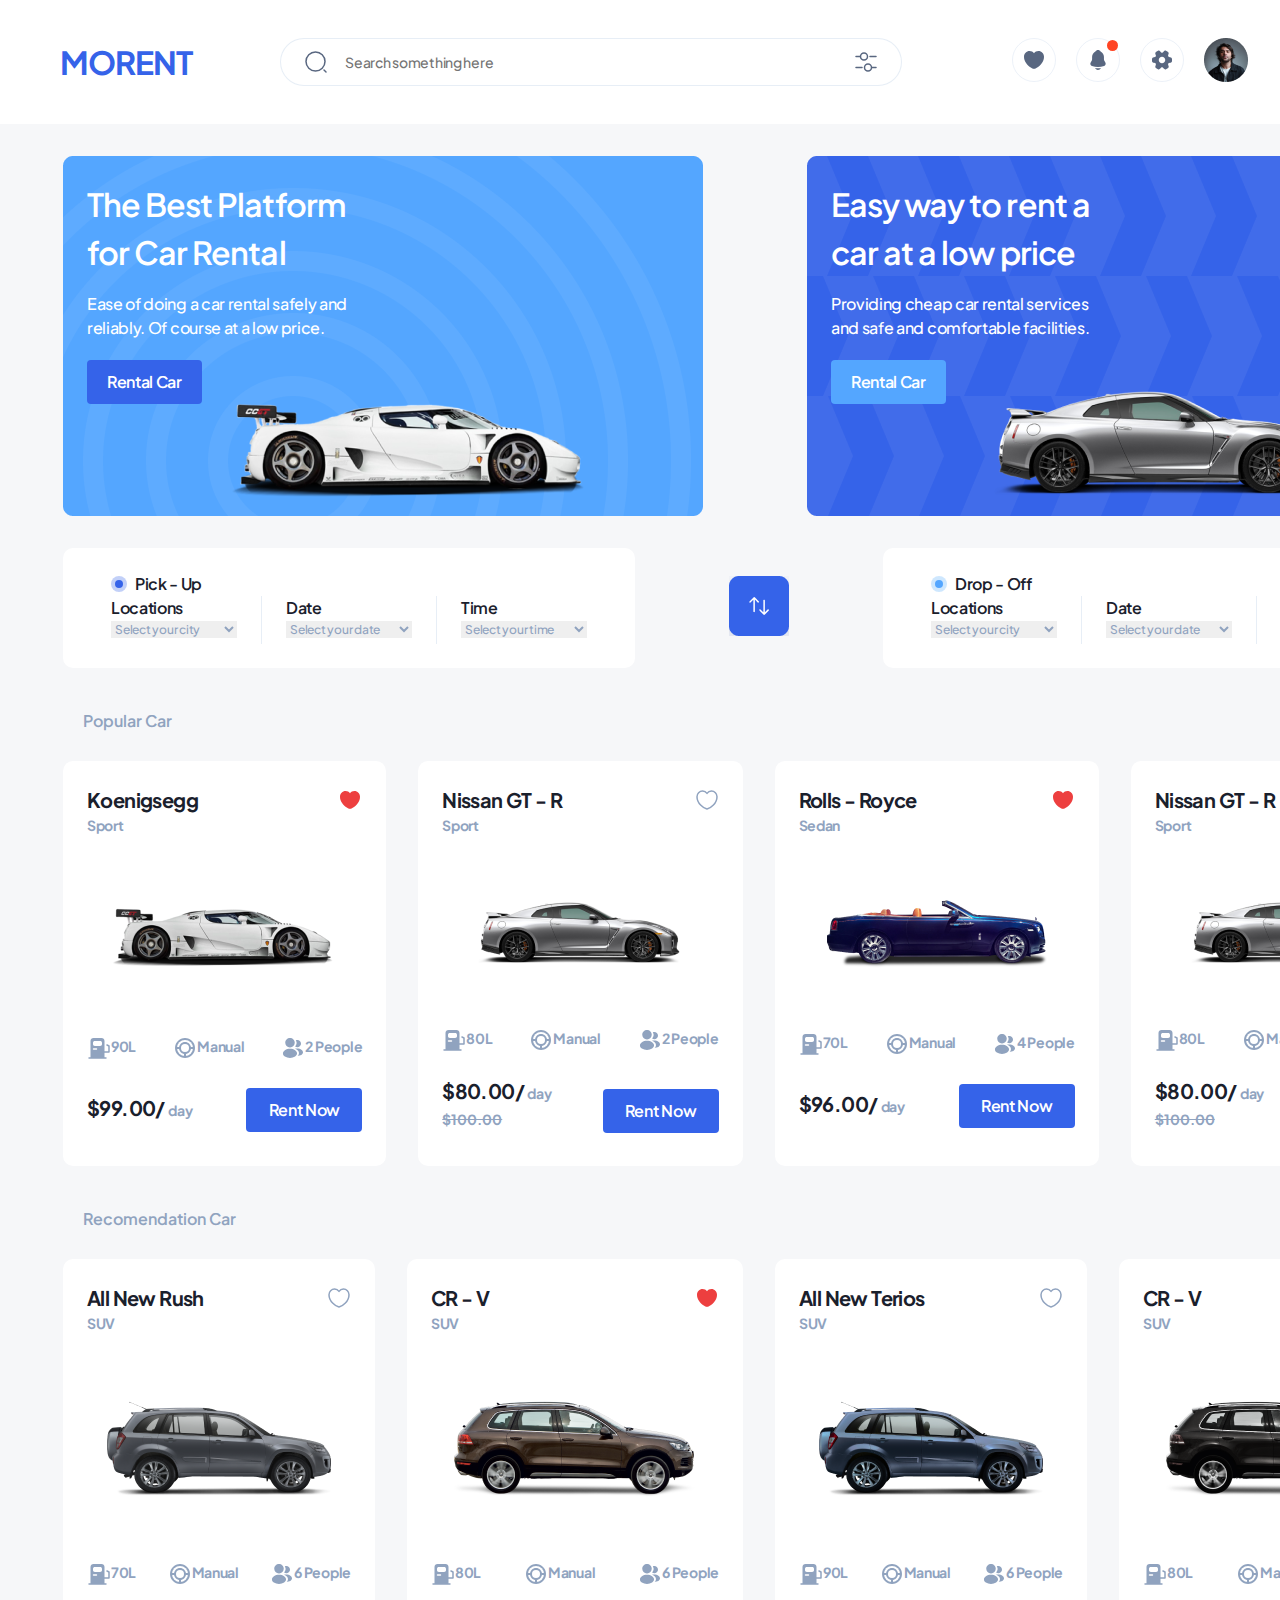
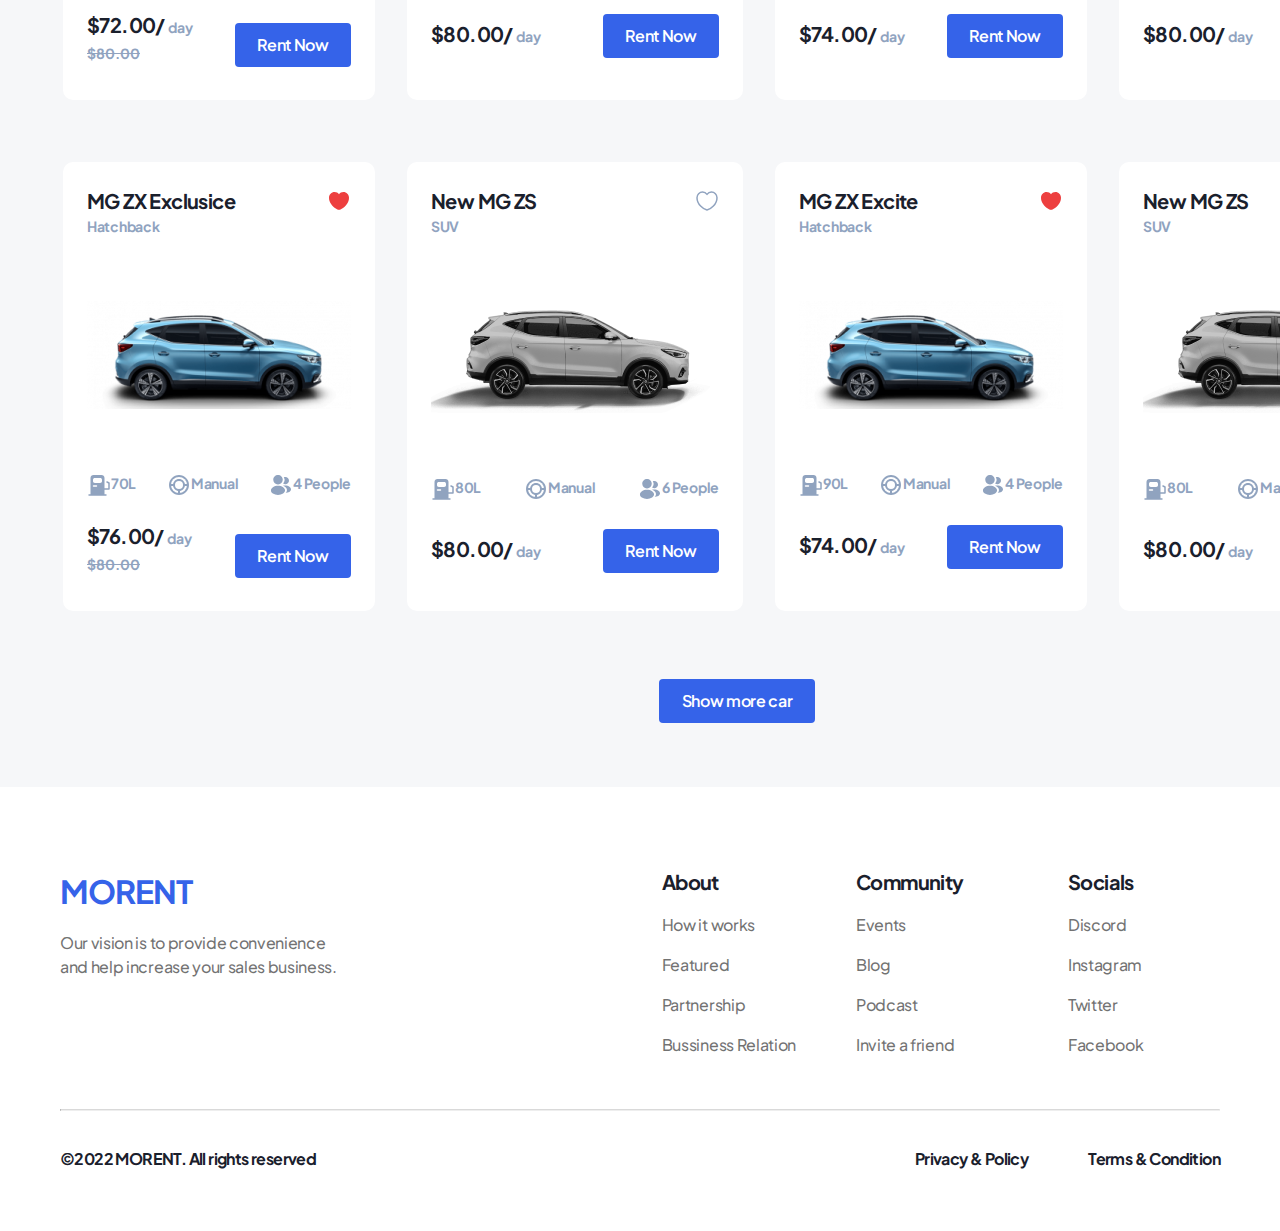
<file: index.html>
<!DOCTYPE html>
<html lang="en">
<head>
    <meta charset="UTF-8">
    <meta name="viewport" content="width=device-width, initial-scale=1.0">
    <title>Document</title>
    <link rel="preconnect" href="https://fonts.googleapis.com">
    <link rel="preconnect" href="https://fonts.gstatic.com" crossorigin>
    <link href="https://fonts.googleapis.com/css2?family=Heebo:wght@400;500;700&family=Inconsolata:wght@400;600;700&family=Lato&family=Plus+Jakarta+Sans&display=swap" rel="stylesheet">
    <link rel="stylesheet" href="style.css">
</head>
<body>
    <nav>
        <div class="nav-top">
            <div class="nav-left">
                <a href="" class="logo">MORENT</a>
                <div class="srch-container">
                    <img src="srch.svg" alt="" class="srch">
                    <input type="text" class="search" placeholder="Search something here">
                    <img src="filter.svg" alt="" class="filter">
                </div>
            </div>
    
            <div class="nav-right">
                <a href="">
                    <img src="like.svg" alt="" class="btn">
                </a>
    
                <a href="">
                    <img src="notification.svg" alt="" class="btn">
                </a>
    
                <a href="">
                    <img src="settings.svg" alt="" class="btn">
                </a>
    
                <a href="">
                    <img src="profil.png" alt="" class="btn">
                </a>
            </div>
        </div>

        <div class="nav-bottom">
            <img src="srch.svg" alt="" class="srch">
            <input type="text" class="search" placeholder="Search something here">
            <img src="filter.svg" alt="" class="filter">
        </div>
    </nav>

    <div class="center">
        <div class="side" id="side">
            <p class="type" id="type">TYPE</p>
            <div>
                <input type="checkbox" class="check check1">
                <label for="" class="label">Sport <span class="type">&nbsp(10)</span></label>

                <br>

                <input type="checkbox" class="check">
                <label for="" class="label">SUV <span class="type">&nbsp(12)</span></label>

                <br>

                <input type="checkbox" class="check">
                <label for="" class="label">MPV <span class="type">&nbsp(16)</span></label>

                <br>

                <input type="checkbox" class="check">
                <label for="" class="label">Sedan <span class="type">&nbsp(20)</span></label>

                <br>

                <input type="checkbox" class="check">
                <label for="" class="label">Coupe <span class="type">&nbsp(14)</span></label>

                <br>

                <input type="checkbox" class="check">
                <label for="" class="label">Hatchback <span class="type">&nbsp(15)</span></label>
            </div>

            <p class="type capacity" id="capacity">CAPACITY</p>
            <div>
                <input type="checkbox" class="check check1">
                <label for="" class="label">2 Person <span class="type">&nbsp(10)</span></label>

                <br>

                <input type="checkbox" class="check">
                <label for="" class="label">4 person <span class="type">&nbsp(14)</span></label>

                <br>

                <input type="checkbox" class="check">
                <label for="" class="label">6 Person <span class="type">&nbsp(12)</span></label>

                <br>

                <input type="checkbox" class="check">
                <label for="" class="label">8 or More <span class="type">&nbsp(16)</span></label>
            </div>

            <p class="type capacity">PRICE</p>
            <input type="range" id="slider" value="0">
        </div>

        <div class="main">
            <div class="top" id="top">
                <div class="top-in">
                    <p class="top-txt">The Best Platform <br> for Car Rental</p>
                    <p class="top-text">Ease of doing a car rental safely and <br> reliably. Of course at a low price.</p>
                    <a href="">
                        <button class="top-btn">Rental Car</button>
                    </a>
                </div>
        
                <div class="top-in top-in-1">
                    <p class="top-txt">Easy way to rent a <br> car at a low price</p>
                    <p class="top-text">Providing cheap car rental services <br> and safe and comfortable facilities.</p>
                    <a href="">
                        <button class="top-btn top-btn-light">Rental Car</button>
                    </a>
                </div>
            </div>
        
            <div class="times">
                <div class="time">
                    <div class="container">
                        <img src="radio_dark.svg" alt="" class="radio">
                        <p class="pick asd">Pick - Up</p>
                    </div>
        
                    <div class="time-bot">
                        <div>
                            <p class="pick fgh">Locations</p>
                            <select name="" id="" class="drop">
                                <option value="" disabled selected>Select your city</option>
                            </select>
                        </div>
        
                        <div class="v-divider"></div>
        
                        <div>
                            <p class="pick fgh">Date</p>
                            <select name="" id="" class="drop">
                                <option value="" disabled selected>Select your date</option>
                            </select>
                        </div>
        
                        <div class="v-divider"></div>
        
                        <div>
                            <p class="pick fgh">Time</p>
                            <select name="" id="" class="drop">
                                <option value="" disabled selected>Select your time</option>
                            </select>
                        </div>
                    </div>
                </div>
    
                <a href="">
                    <img src="switch.png" alt="" class="switch">
                </a>
    
                <div class="time">
                    <div class="container">
                        <img src="radio_light.svg" alt="" class="radio">
                        <p class="pick asd">Drop - Off</p>
                    </div>
        
                    <div class="time-bot">
                        <div>
                            <p class="pick fgh">Locations</p>
                            <select name="" id="" class="drop">
                                <option value="" disabled selected>Select your city</option>
                            </select>
                        </div>
        
                        <div class="v-divider"></div>
        
                        <div>
                            <p class="pick fgh">Date</p>
                            <select name="" id="" class="drop">
                                <option value="" disabled selected>Select your date</option>
                            </select>
                        </div>
        
                        <div class="v-divider"></div>
        
                        <div>
                            <p class="pick fgh">Time</p>
                            <select name="" id="" class="drop">
                                <option value="" disabled selected>Select your time</option>
                            </select>
                        </div>
                    </div>
                </div>
            </div>
    
            <div class="pop">
                <p class="popular">Popular Car</p>
                <a href="">
                    <p class="popular blue-dark">View All</p>
                </a>
            </div>
    
            <div class="items">
                <div class="item">
                    <div class="item-head">
                        <p class="item-name">Koenigsegg</p>
                        <img src="like_fill.svg" alt="" class="heart" style="position: relative; z-index: 2;">
                    </div>
    
                    <p class="item-type jkl">Sport</p>
    
                    <div class="car">
                        <img src="car1.png" alt="" class="car-img">
                    </div>
                    <div class="item-details">
                        <div class="container">
                            <img src="gas.svg" alt="">
                            <p class="item-type">90L</p>
                        </div>
    
                        <div class="container">
                            <img src="circle.svg" alt="">
                            <p class="item-type">Manual</p>
                        </div>
    
                        <div class="container">
                            <img src="people.svg" alt="">
                            <p class="item-type">2 People</p>
                        </div>
                    </div>
    
                    <div class="item-foot">
                        <div>
                            <p class="item-name">$99.00/ <span class="item-type">day</span></p>
                            <p class="discount invisible">$100.00</p>
                        </div>
                        <button class="top-btn zxc">Rent Now</button>
                    </div>
                </div>
    
                <div class="item">
                    <div class="item-head">
                        <p class="item-name">Nissan GT - R</p>
                        <img src="like_empty.svg" alt="" class="heart">
                    </div>
    
                    <p class="item-type jkl">Sport</p>
    
                    <div class="car">
                        <img src="car2.png" alt="" class="car-img">
                    </div>
                    <div class="item-details">
                        <div class="container">
                            <img src="gas.svg" alt="">
                            <p class="item-type">80L</p>
                        </div>
    
                        <div class="container">
                            <img src="circle.svg" alt="">
                            <p class="item-type">Manual</p>
                        </div>
    
                        <div class="container">
                            <img src="people.svg" alt="">
                            <p class="item-type">2 People</p>
                        </div>
                    </div>
    
                    <div class="item-foot">
                        <div>
                            <p class="item-name">$80.00/ <span class="item-type">day</span></p>
                            <p class="discount">$100.00</p>
                        </div>
                        <button class="top-btn zxc">Rent Now</button>
                    </div>
                </div>
    
                <div class="item">
                    <div class="item-head">
                        <p class="item-name">Rolls - Royce</p>
                        <img src="like_fill.svg" alt="" class="heart">
                    </div>
    
                    <p class="item-type jkl">Sedan</p>
    
                    <div class="car">
                        <img src="car3.png" alt="" class="car-img">
                    </div>

                    <div class="item-details">
                        <div class="container">
                            <img src="gas.svg" alt="">
                            <p class="item-type">70L</p>
                        </div>
    
                        <div class="container">
                            <img src="circle.svg" alt="">
                            <p class="item-type">Manual</p>
                        </div>
    
                        <div class="container">
                            <img src="people.svg" alt="">
                            <p class="item-type">4 People</p>
                        </div>
                    </div>
    
                    <div class="item-foot">
                        <div>
                            <p class="item-name">$96.00/ <span class="item-type">day</span></p>
                            <p class="discount invisible">$100.00</p>
                        </div>
                        <button class="top-btn zxc">Rent Now</button>
                    </div>
                </div>
    
                <div class="item">
                    <div class="item-head">
                        <p class="item-name">Nissan GT - R</p>
                        <img src="like_empty.svg" alt="" class="heart">
                    </div>
    
                    <p class="item-type jkl">Sport</p>
    
                    <div class="car">
                        <img src="car2.png" alt="" class="car-img">
                    </div>

                    <div class="item-details">
                        <div class="container">
                            <img src="gas.svg" alt="">
                            <p class="item-type">80L</p>
                        </div>
    
                        <div class="container">
                            <img src="circle.svg" alt="">
                            <p class="item-type">Manual</p>
                        </div>
    
                        <div class="container">
                            <img src="people.svg" alt="">
                            <p class="item-type">2 People</p>
                        </div>
                    </div>
    
                    <div class="item-foot">
                        <div>
                            <p class="item-name">$80.00/ <span class="item-type">day</span></p>
                            <p class="discount">$100.00</p>
                        </div>
                        <button class="top-btn zxc">Rent Now</button>
                    </div>
                </div>
            </div>
    
            <div class="pop">
                <p class="popular">Recomendation Car</p>
                <p class="popular blue-dark">View All</p>
            </div>
    
            <div class="items">
                <div class="item">
                    <div class="item-head">
                        <p class="item-name">All New Rush</p>
                        <img src="like_empty.svg" alt="" class="heart">
                    </div>
    
                    <p class="item-type jkl">SUV</p>
    
                    <div class="car">
                        <img src="car4.png" alt="" class="car-img">
                    </div>
                    <div class="item-details">
                        <div class="container">
                            <img src="gas.svg" alt="">
                            <p class="item-type">70L</p>
                        </div>
    
                        <div class="container">
                            <img src="circle.svg" alt="">
                            <p class="item-type">Manual</p>
                        </div>
    
                        <div class="container">
                            <img src="people.svg" alt="">
                            <p class="item-type">6 People</p>
                        </div>
                    </div>
    
                    <div class="item-foot">
                        <div>
                            <p class="item-name">$72.00/ <span class="item-type">day</span></p>
                            <p class="discount">$80.00</p>
                        </div>
                        <button class="top-btn zxc">Rent Now</button>
                    </div>
                </div>
    
                <div class="item">
                    <div class="item-head">
                        <p class="item-name">CR  - V</p>
                        <img src="like_fill.svg" alt="" class="heart">
                    </div>
    
                    <p class="item-type jkl">SUV</p>
    
                    <div class="car">
                        <img src="car5.png" alt="" class="car-img">
                    </div>

                    <div class="item-details">
                        <div class="container">
                            <img src="gas.svg" alt="">
                            <p class="item-type">80L</p>
                        </div>
    
                        <div class="container">
                            <img src="circle.svg" alt="">
                            <p class="item-type">Manual</p>
                        </div>
    
                        <div class="container">
                            <img src="people.svg" alt="">
                            <p class="item-type">6 People</p>
                        </div>
                    </div>
    
                    <div class="item-foot">
                        <div>
                            <p class="item-name">$80.00/ <span class="item-type">day</span></p>
                            <p class="discount invisible">$100.00</p>
                        </div>
                        <button class="top-btn zxc">Rent Now</button>
                    </div>
                </div>
    
                <div class="item">
                    <div class="item-head">
                        <p class="item-name">All New Terios</p>
                        <img src="like_empty.svg" alt="" class="heart">
                    </div>
    
                    <p class="item-type jkl">SUV</p>
    
                    <div class="car">
                        <img src="car6.png" alt="" class="car-img">
                    </div>

                    <div class="item-details">
                        <div class="container">
                            <img src="gas.svg" alt="">
                            <p class="item-type">90L</p>
                        </div>
    
                        <div class="container">
                            <img src="circle.svg" alt="">
                            <p class="item-type">Manual</p>
                        </div>
    
                        <div class="container">
                            <img src="people.svg" alt="">
                            <p class="item-type">6 People</p>
                        </div>
                    </div>
    
                    <div class="item-foot">
                        <div>
                            <p class="item-name">$74.00/ <span class="item-type">day</span></p>
                            <p class="discount invisible">$100.00</p>
                        </div>
                        <button class="top-btn zxc">Rent Now</button>
                    </div>
                </div>
    
                <div class="item">
                    <div class="item-head">
                        <p class="item-name">CR  - V</p>
                        <img src="like_fill.svg" alt="" class="heart">
                    </div>
    
                    <p class="item-type jkl">SUV</p>
    
                    <div class="car">
                        <img src="car7.png" alt="" class="car-img">
                    </div>
                    <div class="item-details">
                        <div class="container">
                            <img src="gas.svg" alt="">
                            <p class="item-type">80L</p>
                        </div>
    
                        <div class="container">
                            <img src="circle.svg" alt="">
                            <p class="item-type">Manual</p>
                        </div>
    
                        <div class="container">
                            <img src="people.svg" alt="">
                            <p class="item-type">6 People</p>
                        </div>
                    </div>
    
                    <div class="item-foot">
                        <div>
                            <p class="item-name">$80.00/ <span class="item-type">day</span></p>
                            <p class="discount invisible">$100.00</p>
                        </div>
                        <button class="top-btn zxc">Rent Now</button>
                    </div>
                </div>
    
                <div class="item">
                    <div class="item-head">
                        <p class="item-name">MG ZX Exclusice</p>
                        <img src="like_fill.svg" alt="" class="heart">
                    </div>
    
                    <p class="item-type jkl">Hatchback</p>
    
                    <div class="car">
                        <img src="car8.png" alt="" class="car-img">
                    </div>
                    <div class="item-details">
                        <div class="container">
                            <img src="gas.svg" alt="">
                            <p class="item-type">70L</p>
                        </div>
    
                        <div class="container">
                            <img src="circle.svg" alt="">
                            <p class="item-type">Manual</p>
                        </div>
    
                        <div class="container">
                            <img src="people.svg" alt="">
                            <p class="item-type">4 People</p>
                        </div>
                    </div>
    
                    <div class="item-foot">
                        <div>
                            <p class="item-name">$76.00/ <span class="item-type">day</span></p>
                            <p class="discount">$80.00</p>
                        </div>
                        <button class="top-btn zxc">Rent Now</button>
                    </div>
                </div>
    
                <div class="item">
                    <div class="item-head">
                        <p class="item-name">New MG ZS</p>
                        <img src="like_empty.svg" alt="" class="heart">
                    </div>
    
                    <p class="item-type zxc">SUV</p>
    
                    <div class="car">
                        <img src="car9.png" alt="" class="car-img">
                    </div>
                    <div class="item-details">
                        <div class="container">
                            <img src="gas.svg" alt="">
                            <p class="item-type">80L</p>
                        </div>
    
                        <div class="container">
                            <img src="circle.svg" alt="">
                            <p class="item-type">Manual</p>
                        </div>
    
                        <div class="container">
                            <img src="people.svg" alt="">
                            <p class="item-type">6 People</p>
                        </div>
                    </div>
    
                    <div class="item-foot">
                        <div>
                            <p class="item-name">$80.00/ <span class="item-type">day</span></p>
                            <p class="discount invisible">$100.00</p>
                        </div>
                        <button class="top-btn zxc">Rent Now</button>
                    </div>
                </div>
    
                <div class="item">
                    <div class="item-head">
                        <p class="item-name">MG ZX Excite</p>
                        <img src="like_fill.svg" alt="" class="heart">
                    </div>
    
                    <p class="item-type jkl">Hatchback</p>
    
                    <div class="car">
                        <img src="car8.png" alt="" class="car-img">
                    </div>
                    <div class="item-details">
                        <div class="container">
                            <img src="gas.svg" alt="">
                            <p class="item-type">90L</p>
                        </div>
    
                        <div class="container">
                            <img src="circle.svg" alt="">
                            <p class="item-type">Manual</p>
                        </div>
    
                        <div class="container">
                            <img src="people.svg" alt="">
                            <p class="item-type">4 People</p>
                        </div>
                    </div>
    
                    <div class="item-foot">
                        <div>
                            <p class="item-name">$74.00/ <span class="item-type">day</span></p>
                            <p class="discount invisible">$100.00</p>
                        </div>
                        <button class="top-btn zxc">Rent Now</button>
                    </div>
                </div>
    
                <div class="item">
                    <div class="item-head">
                        <p class="item-name">New MG ZS</p>
                        <img src="like_empty.svg" alt="" class="heart">
                    </div>
    
                    <p class="item-type jkl">SUV</p>
    
                    <div class="car">
                        <img src="car9.png" alt="" class="car-img">
                    </div>
                    <div class="item-details">
                        <div class="container">
                            <img src="gas.svg" alt="">
                            <p class="item-type">80L</p>
                        </div>
    
                        <div class="container">
                            <img src="circle.svg" alt="">
                            <p class="item-type">Manual</p>
                        </div>
    
                        <div class="container">
                            <img src="people.svg" alt="">
                            <p class="item-type">6 People</p>
                        </div>
                    </div>
    
                    <div class="item-foot">
                        <div>
                            <p class="item-name">$80.00/ <span class="item-type">day</span></p>
                            <p class="discount invisible">$100.00</p>
                        </div>
                        <button class="top-btn zxc">Rent Now</button>
                    </div>
                </div>
            </div>
    
            <div class="main-foot">
                <p class="count"></p>
                <button class="top-btn btn-156">Show more car</button>
                <p class="count">120 car</p>
            </div>
        </div>
    </div>

    <div class="foot">
        <div class="foot-top">
            <div>
                <a href="">
                    <p class="logo">MORENT</p>
                </a>
                <p class="vision">Our vision is to provide convenience <br> and help increase your sales business.</p>
            </div>

            <div class="foot-top-right">
                <div>
                    <p class="item-name mob-name">About</p>
                    <a href="">
                        <p class="vision">How it works</p>
                    </a>
                    <a href="">
                        <p class="vision">Featured</p>
                    </a>
                    <a href="">
                        <p class="vision">Partnership</p>
                    </a>
                    <a href="">
                        <p class="vision">Bussiness Relation</p>
                    </a>
                </div>
    
                <div class="foot-container">
                    <p class="item-name mob-name">Community</p>
                    <a href="">
                        <p class="vision">Events</p>
                    </a>
                    <a href="">
                        <p class="vision">Blog</p>
                    </a>
                    <a href="">
                        <p class="vision">Podcast</p>
                    </a>
                    <a href="">
                        <p class="vision">Invite a friend</p>
                    </a>
                </div>
    
                <div class="foot-container">
                    <p class="item-name mob-name">Socials</p>
                    <a href="">
                        <p class="vision">Discord</p>
                    </a>
                    <a href="">
                        <p class="vision">Instagram</p>
                    </a>
                    <a href="">
                        <p class="vision">Twitter</p>
                    </a>
                    <a href="">
                        <p class="vision">Facebook</p>
                    </a>
                </div>
            </div>
        </div>

        <hr>

        <div class="foot-bottom">
            <p class="item-name foot-txt">©2022 MORENT. All rights reserved</p>

            <div class="foot-top-right">
                <a href="">
                    <p class="item-name foot-txt">Privacy & Policy</p>
                </a>
                <a href="">
                    <p class="item-name foot-txt">Terms & Condition</p>
                </a>
            </div>
        </div>
    </div>

    <script src="script.js"></script>
</body>
</html>
</file>
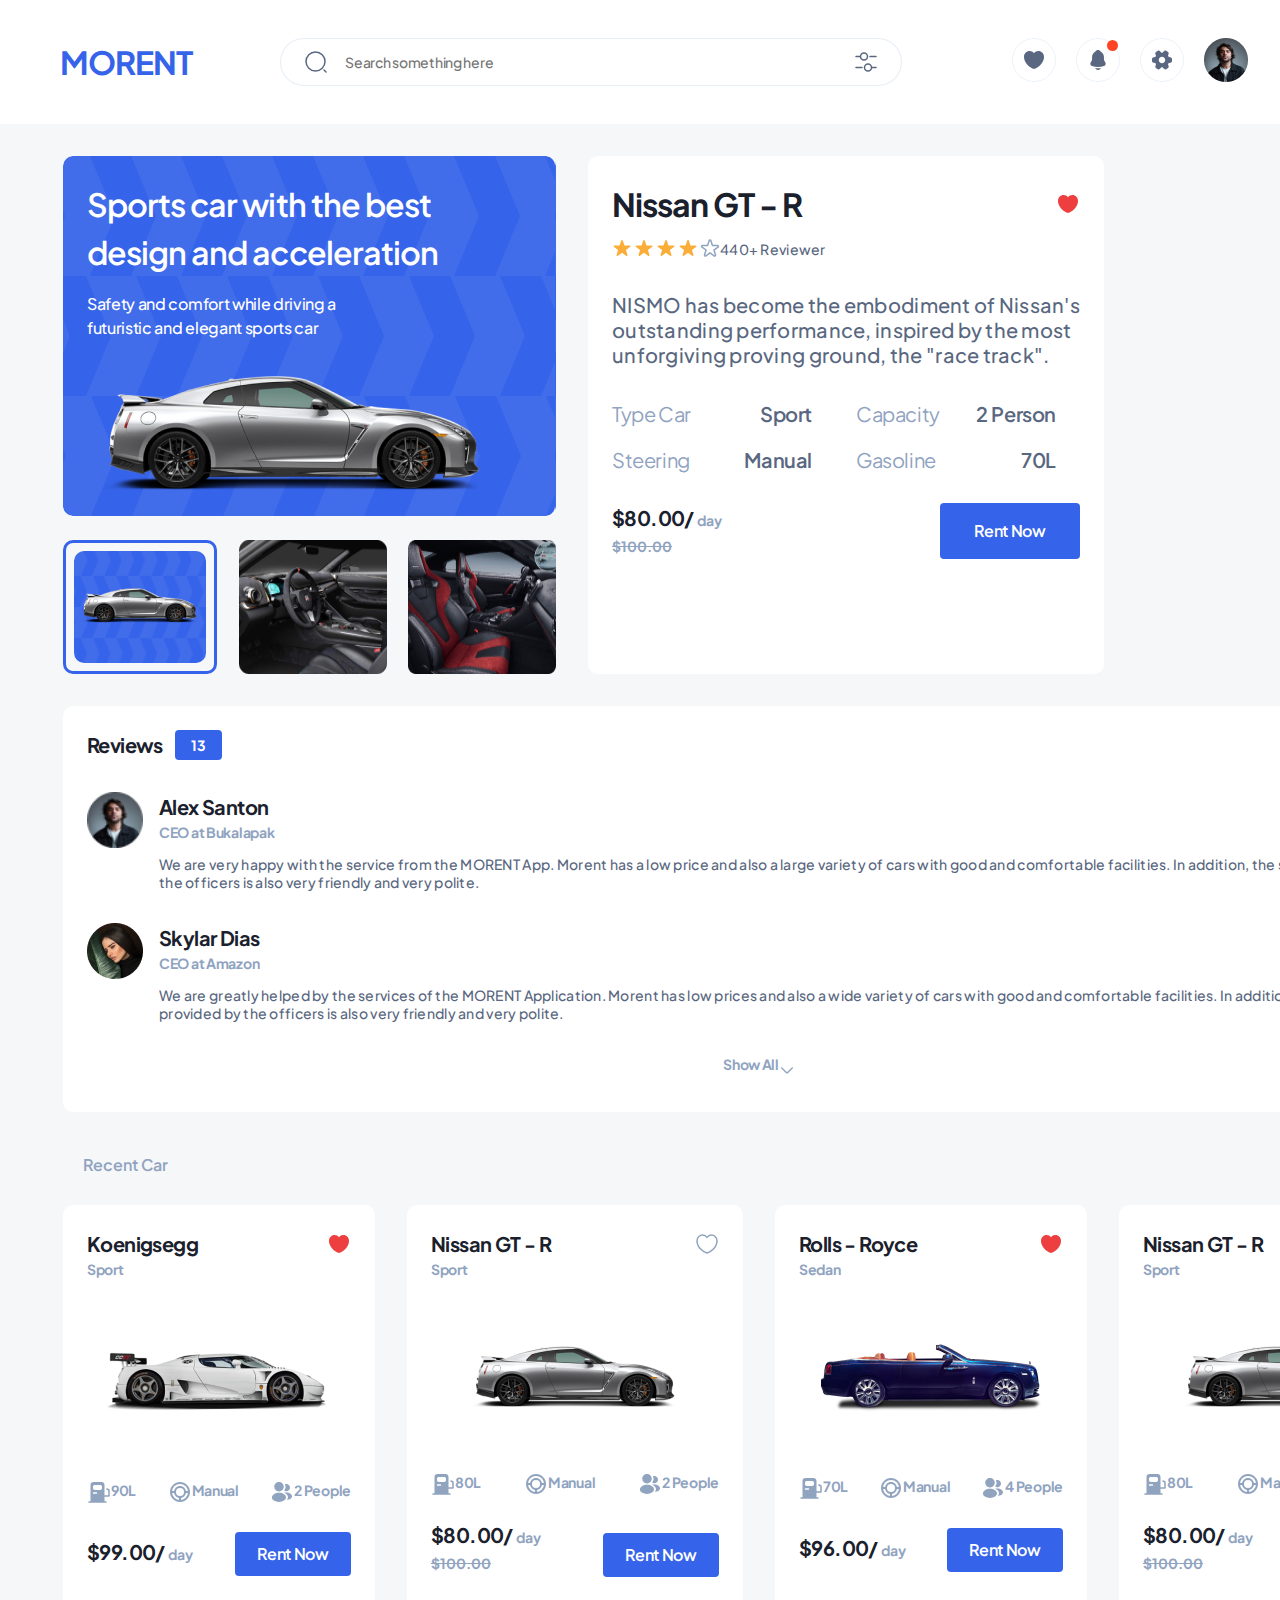
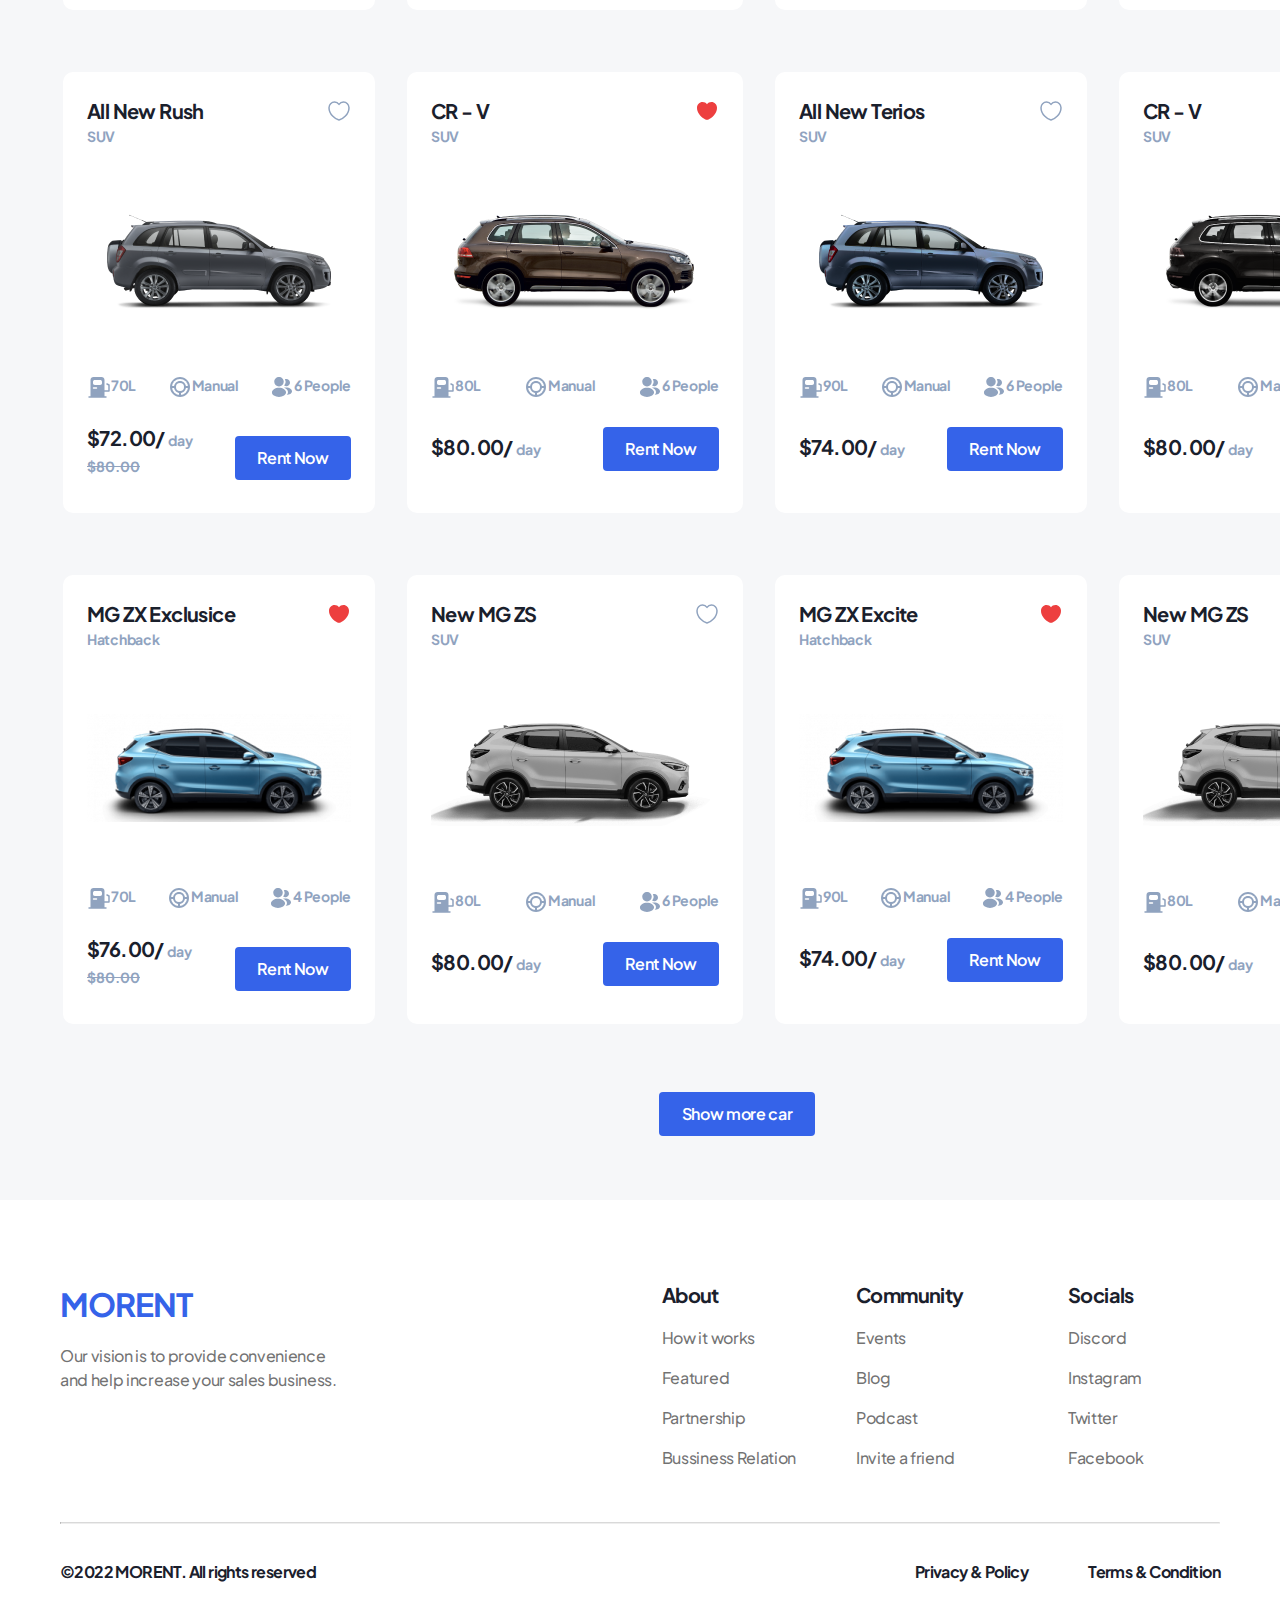
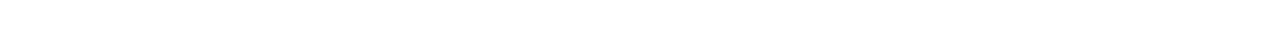
<file: details.html>
<!DOCTYPE html>
<html lang="en">

<head>
    <meta charset="UTF-8">
    <meta name="viewport" content="width=device-width, initial-scale=1.0">
    <title>Document</title>
    <link rel="preconnect" href="https://fonts.googleapis.com">
    <link rel="preconnect" href="https://fonts.gstatic.com" crossorigin>
    <link
        href="https://fonts.googleapis.com/css2?family=Heebo:wght@400;500;700&family=Inconsolata:wght@400;600;700&family=Lato&family=Plus+Jakarta+Sans&display=swap"
        rel="stylesheet">
    <link rel="stylesheet" href="style.css">
</head>

<body>
    <nav>
        <div class="nav-top">
            <div class="nav-left">
                <a href="" class="logo">MORENT</a>
                <div class="srch-container">
                    <img src="srch.svg" alt="" class="srch">
                    <input type="text" class="search" placeholder="Search something here">
                    <img src="filter.svg" alt="" class="filter" id="filter">
                </div>
            </div>
    
            <div class="nav-right">
                <a href="">
                    <img src="like.svg" alt="" class="btn">
                </a>
    
                <a href="">
                    <img src="notification.svg" alt="" class="btn">
                </a>
    
                <a href="">
                    <img src="settings.svg" alt="" class="btn">
                </a>
    
                <a href="">
                    <img src="profil.png" alt="" class="btn">
                </a>
            </div>
        </div>

        <div class="nav-bottom">
            <img src="srch.svg" alt="" class="srch">
            <input type="text" class="search" placeholder="Search something here">
            <img src="filter.svg" alt="" class="filter" id="filter">
        </div>
    </nav>

    <div class="center">
        <div class="side" id="side">
            <p class="type" id="type">TYPE</p>
            <div>
                <input type="checkbox" class="check check1">
                <label for="" class="label">Sport <span class="type">&nbsp(10)</span></label>

                <br>

                <input type="checkbox" class="check">
                <label for="" class="label">SUV <span class="type">&nbsp(12)</span></label>

                <br>

                <input type="checkbox" class="check">
                <label for="" class="label">MPV <span class="type">&nbsp(16)</span></label>

                <br>

                <input type="checkbox" class="check">
                <label for="" class="label">Sedan <span class="type">&nbsp(20)</span></label>

                <br>

                <input type="checkbox" class="check">
                <label for="" class="label">Coupe <span class="type">&nbsp(14)</span></label>

                <br>

                <input type="checkbox" class="check">
                <label for="" class="label">Hatchback <span class="type">&nbsp(15)</span></label>
            </div>

            <p class="type capacity" id="capacity">CAPACITY</p>
            <div>
                <input type="checkbox" class="check check1">
                <label for="" class="label">2 Person <span class="type" style="font-size: 20px;">&nbsp(10)</span></label>

                <br>

                <input type="checkbox" class="check">
                <label for="" class="label">4 person <span class="type" style="font-size: 20px;">&nbsp(14)</span></label>

                <br>

                <input type="checkbox" class="check">
                <label for="" class="label">6 Person <span class="type" style="font-size: 20px;">&nbsp(12)</span></label>

                <br>

                <input type="checkbox" class="check">
                <label for="" class="label">8 or More <span class="type" style="font-size: 20px;">&nbsp(16)</span></label>
            </div>

            <p class="type capacity">PRICE</p>
            <input type="range" id="slider" value="0">
        </div>

        <div class="main">
            <div class="details">
                <div>
                    <div class="image">
                        <p class="top-txt txt-372">Sports car with the best <br> design and acceleration</p>
                        <p class="top-text">Safety and comfort while driving a <br> futuristic and elegant sports car
                        </p>

                        <div class="center-container">
                            <img src="car2_big.png" alt="" class="m-16 dt-car">
                        </div>
                    </div>

                    <div class="j-container">
                        <div class="frame">
                            <div class="mini">
                                <img src="car2_mini.png" alt="" class="m-car">
                            </div>
                        </div>

                        <img src="in1.png" alt="" class="other">

                        <img src="in2.png" alt="" class="other">
                    </div>
                </div>

                <div class="dt-side">
                    <div class="bet-container">
                        <p class="car-name">Nissan GT - R</p>
                        <img src="like_fill.svg" alt="">
                    </div>
                    <div class="review">
                        <img src="stars.svg" alt="">
                        <p class="rew">440+ Reviewer</p>
                    </div>
                    <p class="rew vbn">NISMO has become the embodiment of Nissan's <br> outstanding performance, inspired by the most <br> unforgiving proving ground, the "race track".</p>
                    <div class="g-container">
                        <div>
                            <div class="container">
                                <p class="dt-t">Type Car</p>
                                <p class="dt-s">Sport</p>
                            </div>
        
                            <div class="container m-16">
                                <p class="dt-t">Steering</p>
                                <p class="dt-s">Manual</p>
                            </div>
                        </div>

                        <div>
                            <div class="container">
                                <p class="dt-t">Capacity</p>
                                <p class="dt-s">2 Person</p>
                            </div>
        
                            <div class="container m-16">
                                <p class="dt-t">Gasoline</p>
                                <p class="dt-s">70L</p>
                            </div>
                        </div>
                    </div>

                    <div class="item-foot m-99">
                        <div>
                            <p class="item-name f-28">$80.00/ 
                                <span class="item-type f-16">day</span></p>
                            <p class="discount f-16 m-0">$100.00</p>
                        </div>
                        <button class="top-btn btn-s">Rent Now</button>
                    </div>
                </div>
            </div>

            <div class="reviews">
                <div class="container">
                    <p class="item-name">Reviews</p>
                    <p class="rw-count">13</p>
                </div>

                <div class="container-32">
                    <img src="profil.png" alt="" class="s-56">
                    <div class="ml-16">
                        <div class="bet-container">
                            <p class="item-name">Alex Santon</p>
                            <p class="item-type">21 July 2022</p>
                        </div>

                        <div class="bet-container">
                            <p class="item-type m-8">CEO at Bukalapak</p>
                            <img src="stars.svg" alt="" class="qwe">
                        </div>

                        <p class="rew rty">We are very happy with the service from the MORENT App. Morent has a low price and also a large variety of cars with good and comfortable facilities. In addition, the service provided by the officers is also very friendly and very polite.</p>
                    </div>
                </div>

                <div class="container-32">
                    <img src="girl.png" alt="" class="s-56">
                    <div class="ml-16">
                        <div class="bet-container">
                            <p class="item-name">Skylar Dias</p>
                            <p class="item-type">20 July 2022</p>
                        </div>

                        <div class="bet-container">
                            <p class="item-type m-8">CEO at Amazon</p>
                            <img src="stars.svg" alt="" class="qwe">
                        </div>
                        <p class="rew rty">We are greatly helped by the services of the MORENT Application. Morent has low prices and also a wide variety of cars with good and comfortable facilities. In addition, the service provided by the officers is also very friendly and very polite.</p>
                    </div>
                </div>

                <a href="">
                    <div class="center-container m-32">
                        <p class="item-type">Show All</p>
                        <img src="arrow-down.svg" alt="" class="m-8">
                    </div>
                </a>
            </div>

            <div class="pop">
                <p class="popular">Recent Car</p>
                <a href="">
                    <p class="popular blue-dark">View All</p>
                </a>
            </div>

            <div class="items">
                <div class="item">
                    <div class="item-head">
                        <p class="item-name">Koenigsegg</p>
                        <img src="like_fill.svg" alt="" class="heart" style="position: relative; z-index: 2;">
                    </div>
    
                    <p class="item-type jkl">Sport</p>
    
                    <div class="car">
                        <img src="car1.png" alt="">
                    </div>
                    <div class="item-details">
                        <div class="container">
                            <img src="gas.svg" alt="">
                            <p class="item-type">90L</p>
                        </div>
    
                        <div class="container">
                            <img src="circle.svg" alt="">
                            <p class="item-type">Manual</p>
                        </div>
    
                        <div class="container">
                            <img src="people.svg" alt="">
                            <p class="item-type">2 People</p>
                        </div>
                    </div>
    
                    <div class="item-foot">
                        <div>
                            <p class="item-name">$99.00/ <span class="item-type">day</span></p>
                            <p class="discount invisible">$100.00</p>
                        </div>
                        <button class="top-btn zxc">Rent Now</button>
                    </div>
                </div>
    
                <div class="item">
                    <div class="item-head">
                        <p class="item-name">Nissan GT - R</p>
                        <img src="like_empty.svg" alt="" class="heart">
                    </div>
    
                    <p class="item-type jkl">Sport</p>
    
                    <div class="car">
                        <img src="car2.png" alt="">
                    </div>
                    <div class="item-details">
                        <div class="container">
                            <img src="gas.svg" alt="">
                            <p class="item-type">80L</p>
                        </div>
    
                        <div class="container">
                            <img src="circle.svg" alt="">
                            <p class="item-type">Manual</p>
                        </div>
    
                        <div class="container">
                            <img src="people.svg" alt="">
                            <p class="item-type">2 People</p>
                        </div>
                    </div>
    
                    <div class="item-foot">
                        <div>
                            <p class="item-name">$80.00/ <span class="item-type">day</span></p>
                            <p class="discount">$100.00</p>
                        </div>
                        <button class="top-btn zxc">Rent Now</button>
                    </div>
                </div>
    
                <div class="item">
                    <div class="item-head">
                        <p class="item-name">Rolls - Royce</p>
                        <img src="like_fill.svg" alt="" class="heart">
                    </div>
    
                    <p class="item-type jkl">Sedan</p>
    
                    <div class="car">
                        <img src="car3.png" alt="">
                    </div>

                    <div class="item-details">
                        <div class="container">
                            <img src="gas.svg" alt="">
                            <p class="item-type">70L</p>
                        </div>
    
                        <div class="container">
                            <img src="circle.svg" alt="">
                            <p class="item-type">Manual</p>
                        </div>
    
                        <div class="container">
                            <img src="people.svg" alt="">
                            <p class="item-type">4 People</p>
                        </div>
                    </div>
    
                    <div class="item-foot">
                        <div>
                            <p class="item-name">$96.00/ <span class="item-type">day</span></p>
                            <p class="discount invisible">$100.00</p>
                        </div>
                        <button class="top-btn zxc">Rent Now</button>
                    </div>
                </div>
    
                <div class="item">
                    <div class="item-head">
                        <p class="item-name">Nissan GT - R</p>
                        <img src="like_empty.svg" alt="" class="heart">
                    </div>
    
                    <p class="item-type jkl">Sport</p>
    
                    <div class="car">
                        <img src="car2.png" alt="">
                    </div>

                    <div class="item-details">
                        <div class="container">
                            <img src="gas.svg" alt="">
                            <p class="item-type">80L</p>
                        </div>
    
                        <div class="container">
                            <img src="circle.svg" alt="">
                            <p class="item-type">Manual</p>
                        </div>
    
                        <div class="container">
                            <img src="people.svg" alt="">
                            <p class="item-type">2 People</p>
                        </div>
                    </div>
    
                    <div class="item-foot">
                        <div>
                            <p class="item-name">$80.00/ <span class="item-type">day</span></p>
                            <p class="discount">$100.00</p>
                        </div>
                        <button class="top-btn zxc">Rent Now</button>
                    </div>
                </div>

                <div class="item">
                    <div class="item-head">
                        <p class="item-name">All New Rush</p>
                        <img src="like_empty.svg" alt="" class="heart">
                    </div>
    
                    <p class="item-type jkl">SUV</p>
    
                    <div class="car">
                        <img src="car4.png" alt="">
                    </div>
                    <div class="item-details">
                        <div class="container">
                            <img src="gas.svg" alt="">
                            <p class="item-type">70L</p>
                        </div>
    
                        <div class="container">
                            <img src="circle.svg" alt="">
                            <p class="item-type">Manual</p>
                        </div>
    
                        <div class="container">
                            <img src="people.svg" alt="">
                            <p class="item-type">6 People</p>
                        </div>
                    </div>
    
                    <div class="item-foot">
                        <div>
                            <p class="item-name">$72.00/ <span class="item-type">day</span></p>
                            <p class="discount">$80.00</p>
                        </div>
                        <button class="top-btn zxc">Rent Now</button>
                    </div>
                </div>
    
                <div class="item">
                    <div class="item-head">
                        <p class="item-name">CR  - V</p>
                        <img src="like_fill.svg" alt="" class="heart">
                    </div>
    
                    <p class="item-type jkl">SUV</p>
    
                    <div class="car">
                        <img src="car5.png" alt="">
                    </div>

                    <div class="item-details">
                        <div class="container">
                            <img src="gas.svg" alt="">
                            <p class="item-type">80L</p>
                        </div>
    
                        <div class="container">
                            <img src="circle.svg" alt="">
                            <p class="item-type">Manual</p>
                        </div>
    
                        <div class="container">
                            <img src="people.svg" alt="">
                            <p class="item-type">6 People</p>
                        </div>
                    </div>
    
                    <div class="item-foot">
                        <div>
                            <p class="item-name">$80.00/ <span class="item-type">day</span></p>
                            <p class="discount invisible">$100.00</p>
                        </div>
                        <button class="top-btn zxc">Rent Now</button>
                    </div>
                </div>
    
                <div class="item">
                    <div class="item-head">
                        <p class="item-name">All New Terios</p>
                        <img src="like_empty.svg" alt="" class="heart">
                    </div>
    
                    <p class="item-type jkl">SUV</p>
    
                    <div class="car">
                        <img src="car6.png" alt="">
                    </div>

                    <div class="item-details">
                        <div class="container">
                            <img src="gas.svg" alt="">
                            <p class="item-type">90L</p>
                        </div>
    
                        <div class="container">
                            <img src="circle.svg" alt="">
                            <p class="item-type">Manual</p>
                        </div>
    
                        <div class="container">
                            <img src="people.svg" alt="">
                            <p class="item-type">6 People</p>
                        </div>
                    </div>
    
                    <div class="item-foot">
                        <div>
                            <p class="item-name">$74.00/ <span class="item-type">day</span></p>
                            <p class="discount invisible">$100.00</p>
                        </div>
                        <button class="top-btn zxc">Rent Now</button>
                    </div>
                </div>
    
                <div class="item">
                    <div class="item-head">
                        <p class="item-name">CR  - V</p>
                        <img src="like_fill.svg" alt="" class="heart">
                    </div>
    
                    <p class="item-type jkl">SUV</p>
    
                    <div class="car">
                        <img src="car7.png" alt="">
                    </div>
                    <div class="item-details">
                        <div class="container">
                            <img src="gas.svg" alt="">
                            <p class="item-type">80L</p>
                        </div>
    
                        <div class="container">
                            <img src="circle.svg" alt="">
                            <p class="item-type">Manual</p>
                        </div>
    
                        <div class="container">
                            <img src="people.svg" alt="">
                            <p class="item-type">6 People</p>
                        </div>
                    </div>
    
                    <div class="item-foot">
                        <div>
                            <p class="item-name">$80.00/ <span class="item-type">day</span></p>
                            <p class="discount invisible">$100.00</p>
                        </div>
                        <button class="top-btn zxc">Rent Now</button>
                    </div>
                </div>
    
                <div class="item">
                    <div class="item-head">
                        <p class="item-name">MG ZX Exclusice</p>
                        <img src="like_fill.svg" alt="" class="heart">
                    </div>
    
                    <p class="item-type jkl">Hatchback</p>
    
                    <div class="car">
                        <img src="car8.png" alt="">
                    </div>
                    <div class="item-details">
                        <div class="container">
                            <img src="gas.svg" alt="">
                            <p class="item-type">70L</p>
                        </div>
    
                        <div class="container">
                            <img src="circle.svg" alt="">
                            <p class="item-type">Manual</p>
                        </div>
    
                        <div class="container">
                            <img src="people.svg" alt="">
                            <p class="item-type">4 People</p>
                        </div>
                    </div>
    
                    <div class="item-foot">
                        <div>
                            <p class="item-name">$76.00/ <span class="item-type">day</span></p>
                            <p class="discount">$80.00</p>
                        </div>
                        <button class="top-btn zxc">Rent Now</button>
                    </div>
                </div>
    
                <div class="item">
                    <div class="item-head">
                        <p class="item-name">New MG ZS</p>
                        <img src="like_empty.svg" alt="" class="heart">
                    </div>
    
                    <p class="item-type zxc">SUV</p>
    
                    <div class="car">
                        <img src="car9.png" alt="">
                    </div>
                    <div class="item-details">
                        <div class="container">
                            <img src="gas.svg" alt="">
                            <p class="item-type">80L</p>
                        </div>
    
                        <div class="container">
                            <img src="circle.svg" alt="">
                            <p class="item-type">Manual</p>
                        </div>
    
                        <div class="container">
                            <img src="people.svg" alt="">
                            <p class="item-type">6 People</p>
                        </div>
                    </div>
    
                    <div class="item-foot">
                        <div>
                            <p class="item-name">$80.00/ <span class="item-type">day</span></p>
                            <p class="discount invisible">$100.00</p>
                        </div>
                        <button class="top-btn zxc">Rent Now</button>
                    </div>
                </div>
    
                <div class="item">
                    <div class="item-head">
                        <p class="item-name">MG ZX Excite</p>
                        <img src="like_fill.svg" alt="" class="heart">
                    </div>
    
                    <p class="item-type jkl">Hatchback</p>
    
                    <div class="car">
                        <img src="car8.png" alt="">
                    </div>
                    <div class="item-details">
                        <div class="container">
                            <img src="gas.svg" alt="">
                            <p class="item-type">90L</p>
                        </div>
    
                        <div class="container">
                            <img src="circle.svg" alt="">
                            <p class="item-type">Manual</p>
                        </div>
    
                        <div class="container">
                            <img src="people.svg" alt="">
                            <p class="item-type">4 People</p>
                        </div>
                    </div>
    
                    <div class="item-foot">
                        <div>
                            <p class="item-name">$74.00/ <span class="item-type">day</span></p>
                            <p class="discount invisible">$100.00</p>
                        </div>
                        <button class="top-btn zxc">Rent Now</button>
                    </div>
                </div>
    
                <div class="item">
                    <div class="item-head">
                        <p class="item-name">New MG ZS</p>
                        <img src="like_empty.svg" alt="" class="heart">
                    </div>
    
                    <p class="item-type jkl">SUV</p>
    
                    <div class="car">
                        <img src="car9.png" alt="">
                    </div>
                    <div class="item-details">
                        <div class="container">
                            <img src="gas.svg" alt="">
                            <p class="item-type">80L</p>
                        </div>
    
                        <div class="container">
                            <img src="circle.svg" alt="">
                            <p class="item-type">Manual</p>
                        </div>
    
                        <div class="container">
                            <img src="people.svg" alt="">
                            <p class="item-type">6 People</p>
                        </div>
                    </div>
    
                    <div class="item-foot">
                        <div>
                            <p class="item-name">$80.00/ <span class="item-type">day</span></p>
                            <p class="discount invisible">$100.00</p>
                        </div>
                        <button class="top-btn zxc">Rent Now</button>
                    </div>
                </div>
            </div>

            <div class="main-foot">
                <p class="count"></p>
                <button class="top-btn btn-156">Show more car</button>
                <p class="count">120 car</p>
            </div>
        </div>
    </div>

    <div class="foot">
        <div class="foot-top">
            <div>
                <a href="">
                    <p class="logo">MORENT</p>
                </a>
                <p class="vision">Our vision is to provide convenience <br> and help increase your sales business.</p>
            </div>

            <div class="foot-top-right">
                <div>
                    <p class="item-name mob-name">About</p>
                    <a href="">
                        <p class="vision">How it works</p>
                    </a>
                    <a href="">
                        <p class="vision">Featured</p>
                    </a>
                    <a href="">
                        <p class="vision">Partnership</p>
                    </a>
                    <a href="">
                        <p class="vision">Bussiness Relation</p>
                    </a>
                </div>
    
                <div class="foot-container">
                    <p class="item-name mob-name">Community</p>
                    <a href="">
                        <p class="vision">Events</p>
                    </a>
                    <a href="">
                        <p class="vision">Blog</p>
                    </a>
                    <a href="">
                        <p class="vision">Podcast</p>
                    </a>
                    <a href="">
                        <p class="vision">Invite a friend</p>
                    </a>
                </div>
    
                <div class="foot-container">
                    <p class="item-name mob-name">Socials</p>
                    <a href="">
                        <p class="vision">Discord</p>
                    </a>
                    <a href="">
                        <p class="vision">Instagram</p>
                    </a>
                    <a href="">
                        <p class="vision">Twitter</p>
                    </a>
                    <a href="">
                        <p class="vision">Facebook</p>
                    </a>
                </div>
            </div>
        </div>

        <hr>

        <div class="foot-bottom">
            <p class="item-name foot-txt">©2022 MORENT. All rights reserved</p>

            <div class="foot-top-right">
                <a href="">
                    <p class="item-name foot-txt">Privacy & Policy</p>
                </a>
                <a href="">
                    <p class="item-name foot-txt">Terms & Condition</p>
                </a>
            </div>
        </div>
    </div>

    <script src="details.js"></script>
</body>

</html>
</file>
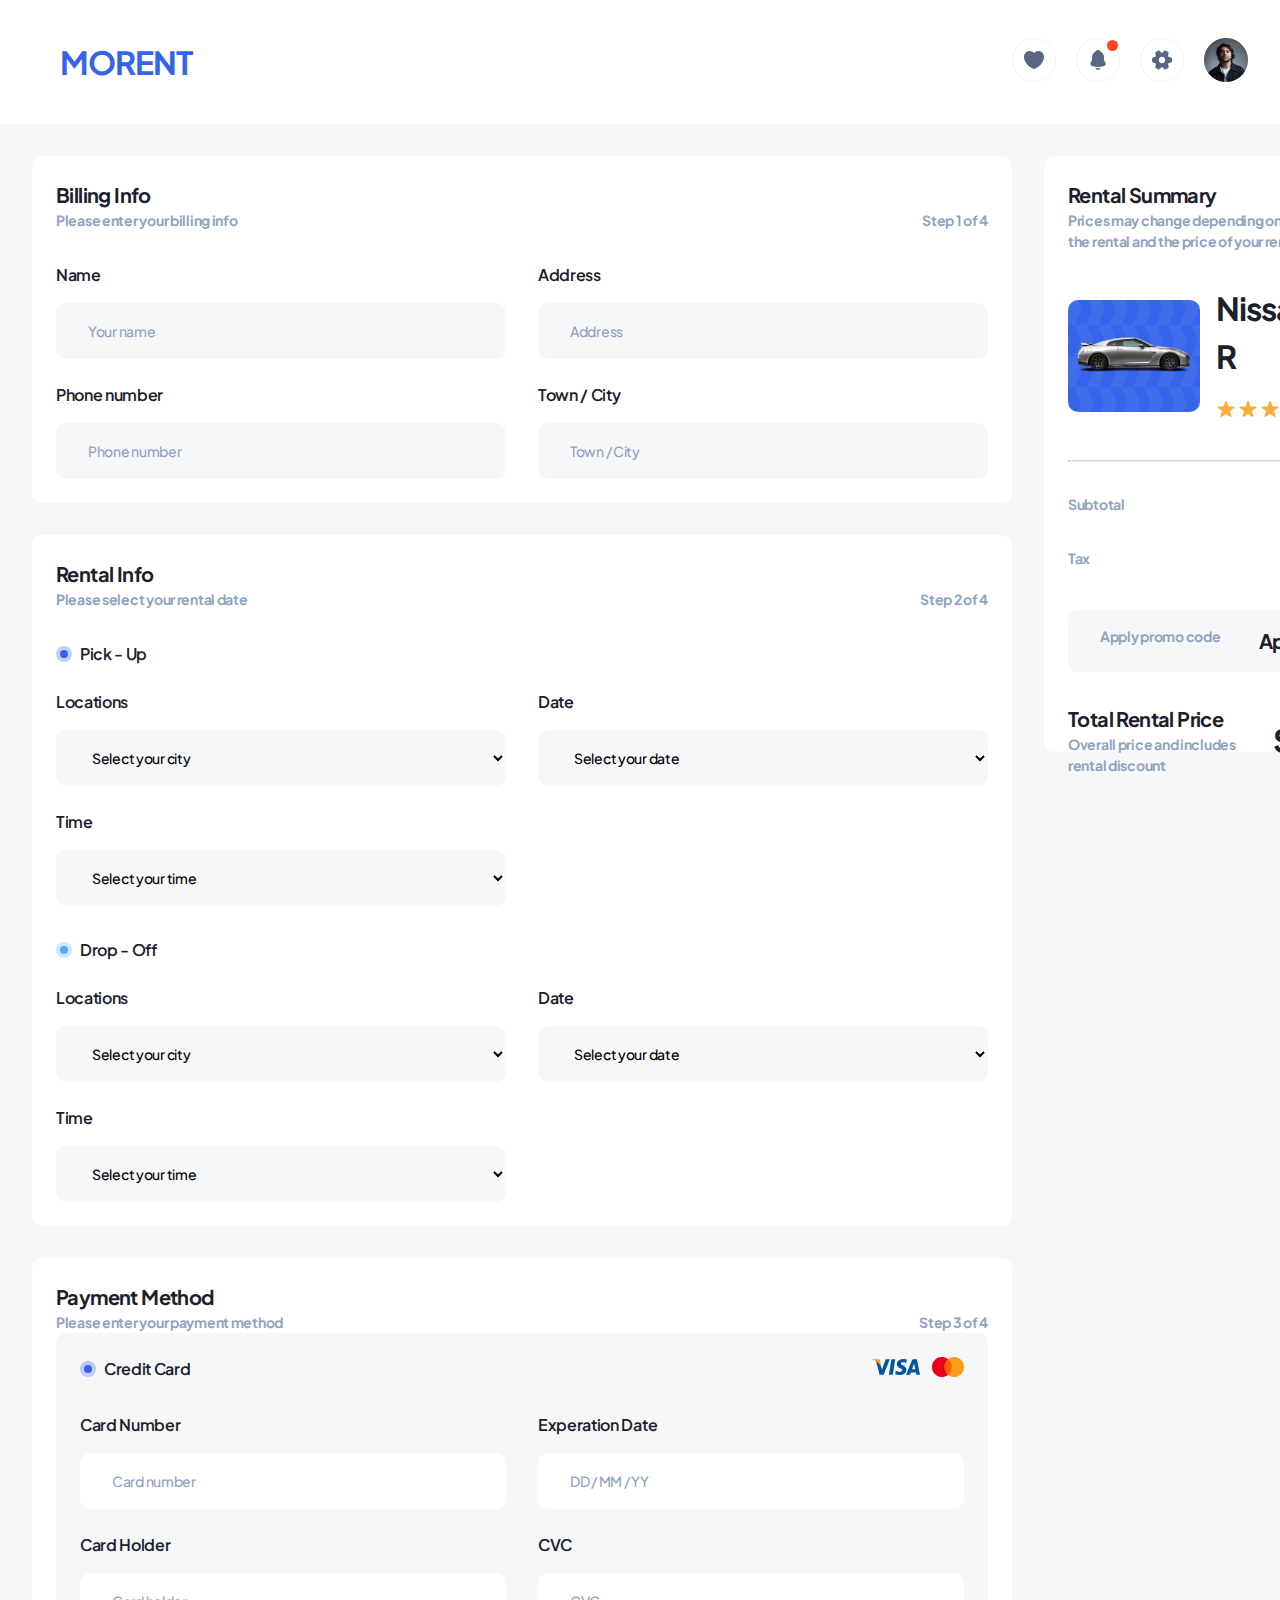
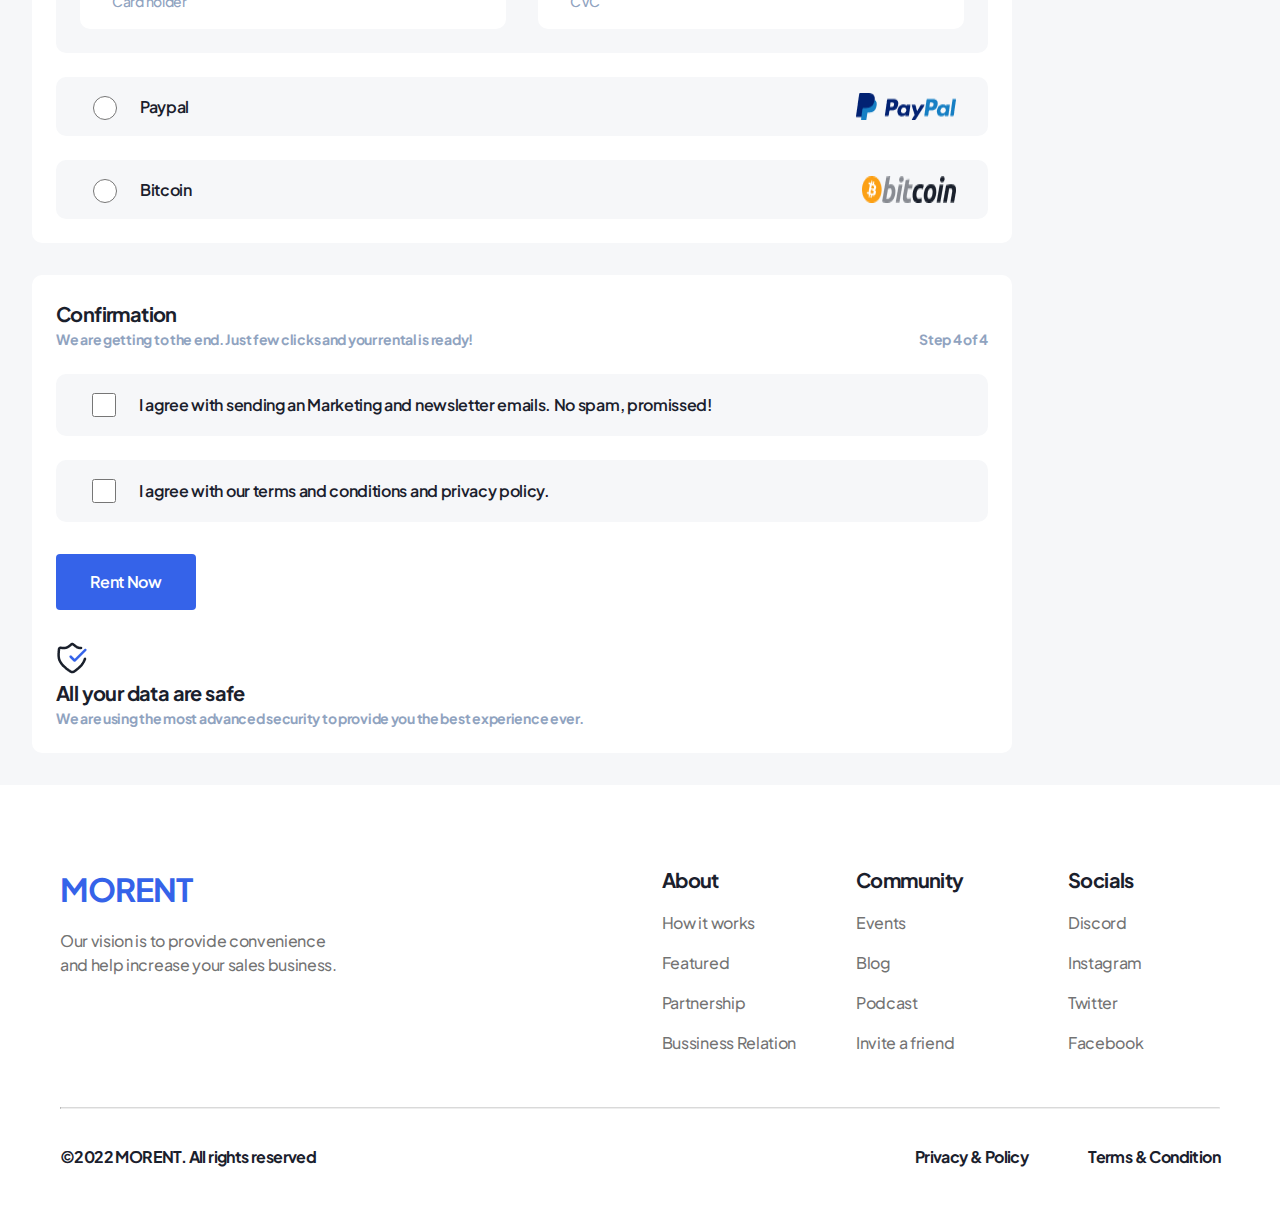
<file: pay.html>
<!DOCTYPE html>
<html lang="en">

<head>
    <meta charset="UTF-8">
    <meta name="viewport" content="width=device-width, initial-scale=1.0">
    <title>Document</title>
    <link rel="preconnect" href="https://fonts.googleapis.com">
    <link rel="preconnect" href="https://fonts.gstatic.com" crossorigin>
    <link
        href="https://fonts.googleapis.com/css2?family=Heebo:wght@400;500;700&family=Inconsolata:wght@400;600;700&family=Lato&family=Plus+Jakarta+Sans&display=swap"
        rel="stylesheet">
    <link rel="stylesheet" href="style.css">
</head>

<body>
    <nav>
        <div class="nav-top">
            <div class="nav-left">
                <a href="" class="logo">MORENT</a>
            </div>
    
            <div class="nav-right">
                <a href="">
                    <img src="like.svg" alt="" class="btn">
                </a>
    
                <a href="">
                    <img src="notification.svg" alt="" class="btn">
                </a>
    
                <a href="">
                    <img src="settings.svg" alt="" class="btn">
                </a>
    
                <a href="">
                    <img src="profil.png" alt="" class="btn">
                </a>
            </div>
        </div>
    </nav>

    <div class="cent">
        <div class="cent-side">
            <div class="holder">
                <p class="item-name">Billing Info</p>
                <div class="bet-container">
                    <p class="item-type">Please enter your billing info</p>
                    <p class="item-type">Step 1 of 4</p>
                </div>
    
                <div class="m-32">
                    <div class="container-g-32">
                        <div>
                            <p class="pick">Name</p>
                            <input type="text" class="inp" placeholder="Your name">
                        </div>

                        <div>
                            <p class="pick">Address</p>
                            <input type="text" class="inp" placeholder="Address">
                        </div>
                    </div>
    
                    <div class="container-g-32 m-24">
                        <div>
                            <p class="pick">Phone number</p>
                            <input type="text" class="inp" placeholder="Phone number">
                        </div>
                        
                        <div>
                            <p class="pick">Town / City</p>
                            <input type="text" class="inp" placeholder="Town / City">
                        </div>
                    </div>
                </div>
            </div>
    
            <div class="holder">
                <p class="item-name">Rental Info</p>
                <div class="bet-container">
                    <p class="item-type">Please select your rental date</p>
                    <p class="item-type">Step 2 of 4</p>
                </div>

                <div class="container-32">
                    <img src="radio_dark.svg" alt="">
                    <p class="pick p-8">Pick - Up</p>
                </div>
    
                <div class="m-24">
                    <div class="container-g-32">
                        <div>
                            <p class="pick">Locations</p>

                            <select name="" id="" class="slc">
                                <option value="" disabled selected>Select your city</option>
                            </select>
                        </div>

                        <div>
                            <p class="pick">Date</p>

                            <select name="" id="" class="slc">
                                <option value="" disabled selected>Select your date</option>
                            </select>
                        </div>
                    </div>

                    <div class="container-g-32 m-24">
                        <div>
                            <p class="pick">Time</p>

                            <select name="" id="" class="slc">
                                <option value="" disabled selected>Select your time</option>
                            </select>
                        </div>
                    </div>
                </div>

                <div class="container-32">
                    <img src="radio_light.svg" alt="">
                    <p class="pick p-8">Drop - Off</p>
                </div>
    
                <div class="m-24">
                    <div class="container-g-32">
                        <div>
                            <p class="pick">Locations</p>

                            <select name="" id="" class="slc">
                                <option value="" disabled selected>Select your city</option>
                            </select>
                        </div>

                        <div>
                            <p class="pick">Date</p>

                            <select name="" id="" class="slc">
                                <option value="" disabled selected>Select your date</option>
                            </select>
                        </div>
                    </div>

                    <div class="container-g-32 m-24">
                        <div>
                            <p class="pick">Time</p>

                            <select name="" id="" class="slc">
                                <option value="" disabled selected>Select your time</option>
                            </select>
                        </div>
                    </div>
                </div>
            </div>

            <div class="holder">
                <p class="item-name">Payment Method</p>
                <div class="bet-container">
                    <p class="item-type">Please enter your payment method</p>
                    <p class="item-type">Step 3 of 4</p>
                </div>

                <div class="holder color">
                    <div class="bet-container">
                        <div class="container">
                            <img src="radio_dark.svg" alt="">
                            <p class="pick p-8">Credit Card</p>
                        </div>

                        <img src="visa.png" alt="" style="height: 20px;">
                    </div>

                    <div class="m-32">
                        <div class="container-g-32">
                            <div>
                                <p class="pick">Card Number</p>
                                <input type="text" class="inp-w" placeholder="Card number">
                            </div>
    
                            <div>
                                <p class="pick">Experation Date</p>
                                <input type="text" class="inp-w" placeholder="DD / MM / YY">
                            </div>
                        </div>
        
                        <div class="container-g-32 m-24">
                            <div>
                                <p class="pick">Card Holder</p>
                                <input type="text" class="inp-w" placeholder="Card holder">
                            </div>
                            
                            <div>
                                <p class="pick">CVC</p>
                                <input type="text" class="inp-w" placeholder="CVC">
                            </div>
                        </div>
                    </div>
                </div>

                <div class="c-holder m-24">
                    <div class="con-al">
                        <input type="radio" class="s-24">
                        <label for="" class="pick">Paypal</label>
                    </div>

                    <img src="payPal.png" alt="">
                </div>

                <div class="c-holder m-24">
                    <div class="con-al">
                        <input type="radio" class="s-24">
                        <label for="" class="pick">Bitcoin</label>
                    </div>

                    <img src="bitcoin.png" alt="">
                </div>
            </div>

            <div class="holder">
                <p class="item-name">Confirmation</p>
                <div class="bet-container">
                    <p class="item-type">We are getting to the end. Just few clicks and your rental is ready!</p>
                    <p class="item-type">Step 4 of 4</p>
                </div>

                <div class="c-holder m-24">
                    <div class="con-al">
                        <input class="s-24" type="checkbox">
                        <label for="" class="pick">I agree with sending an Marketing and newsletter emails. No spam, promissed!</label>
                    </div>
                </div>

                <div class="c-holder m-24">
                    <div class="con-al">
                        <input type="checkbox" class="s-24">
                        <label for="" class="pick">I agree with our terms and conditions and privacy policy.</label>
                    </div>
                </div>

                <button class="pay-rent">Rent Now</button>

                <img src="shield.png" alt="" class="m-32">

                <p class="item-name f-16 m-16">All your data are safe</p>

                <p class="item-type">We are using the most advanced security to provide you the best experience ever.</p>
            </div>
        </div>

        <div class="holder h-548">
            <p class="item-name">Rental Summary</p>
            <p class="item-type">Prices may change depending on the length of the rental and the price of your rental car.</p>
        
            <div class="sum">
                <div class="mini">
                    <img src="car2_mini.png" alt="">
                </div>

                <div>
                    <p class="car-name name-car">Nissan GT - R</p>
                    <div class="container-10">
                        <img src="stars.svg" alt="">
                        <p class="rew">440+ Reviewer</p>
                    </div>
                </div>
            </div>

            <hr class="m-32">

            <div class="m-32">
                <div class="bet-container">
                    <p class="item-type f-16">Subtotal</p>
                    <p class="item-name f-16">$80.00</p>
                </div>
    
                <div class="bet-container m-24">
                    <p class="item-type f-16">Tax</p>
                    <p class="item-name f-16">$0</p>
                </div>
            </div>

            <div class="c-holder m-32">
                <p class="item-type over">Apply promo code</p>
                <p class="item-name f-16 total">Apply now</p>
            </div>

            <div class="summary">
                <div>
                    <p class="item-name total">Total Rental Price</p>
                    <p class="item-type over">Overall price and includes rental discount</p>
                </div>

                <p class="car-name pri">$80.00</p>
            </div>
        </div>
    </div>

    <div class="foot">
        <div class="foot-top">
            <div>
                <a href="">
                    <p class="logo">MORENT</p>
                </a>
                <p class="vision">Our vision is to provide convenience <br> and help increase your sales business.</p>
            </div>

            <div class="foot-top-right">
                <div>
                    <p class="item-name mob-name">About</p>
                    <a href="">
                        <p class="vision">How it works</p>
                    </a>
                    <a href="">
                        <p class="vision">Featured</p>
                    </a>
                    <a href="">
                        <p class="vision">Partnership</p>
                    </a>
                    <a href="">
                        <p class="vision">Bussiness Relation</p>
                    </a>
                </div>
    
                <div class="foot-container">
                    <p class="item-name mob-name">Community</p>
                    <a href="">
                        <p class="vision">Events</p>
                    </a>
                    <a href="">
                        <p class="vision">Blog</p>
                    </a>
                    <a href="">
                        <p class="vision">Podcast</p>
                    </a>
                    <a href="">
                        <p class="vision">Invite a friend</p>
                    </a>
                </div>
    
                <div class="foot-container">
                    <p class="item-name mob-name">Socials</p>
                    <a href="">
                        <p class="vision">Discord</p>
                    </a>
                    <a href="">
                        <p class="vision">Instagram</p>
                    </a>
                    <a href="">
                        <p class="vision">Twitter</p>
                    </a>
                    <a href="">
                        <p class="vision">Facebook</p>
                    </a>
                </div>
            </div>
        </div>

        <hr>

        <div class="foot-bottom">
            <p class="item-name foot-txt">©2022 MORENT. All rights reserved</p>

            <div class="foot-top-right">
                <a href="">
                    <p class="item-name foot-txt">Privacy & Policy</p>
                </a>
                <a href="">
                    <p class="item-name foot-txt">Terms & Condition</p>
                </a>
            </div>
        </div>
    </div>

    <script src="details.js"></script>
</body>

</html>
</file>
<file: style.css>
body {
  width: 100%;
  margin: 0;
  background-color: #F6F7F9;
  padding: 0;
}

nav {
  height: 124px;
  padding-left: 60px;
  padding-right: 32px;
  align-items: center;
  background-color: white;
  display: flex;
  flex-direction: column;
  justify-content: center;
}

.nav-top {
  width: 100%;
  display: flex;
  justify-content: space-between;
}

.nav-bottom {
  display: none;
}

a {
  text-decoration: none;
}

.nav-left {
  display: flex;
}

.nav-right {
  display: flex;
  gap: 20px;
}

.logo {
  color: #3563E9;
  font-family: "Plus Jakarta Sans";
  font-size: 32px;
  font-weight: 700;
  line-height: 150%;
  /* 48px */
  letter-spacing: -0.96px;
  margin: 0;
}

.srch-container {
  display: flex;
}

.search {
  width: 492px;
  height: 44px;
  border-radius: 70px;
  border: 1px solid rgba(195, 212, 233, 0.4);
  background-color: white;
  padding-left: 64px;
  padding-right: 64px;
  margin-left: 64px;
  color: #596780;
  text-align: justify;
  font-family: "Plus Jakarta Sans";
  font-size: 14px;
  font-weight: 500;
  line-height: 150%;
  letter-spacing: -0.28px;
}

.srch {
  width: 24px;
  position: relative;
  left: 112px;
}

.filter {
  width: 24px;
  position: relative;
  right: 48px;
  display: flex;
  align-items: center;
  cursor: pointer;
}

.center {
  display: flex;
}

.side {
  width: 296px;
  display: none;
  padding: 32px 32px 0px 32px;
  background-color: #FFF;
}

.type {
  color: #90A3BF;
  font-family: "Plus Jakarta Sans";
  font-size: 12px;
  font-weight: 600;
  letter-spacing: -0.24px;
  margin-bottom: 28px;
}

.check {
  width: 18px;
  height: 18px;
  margin: 0;
  margin-top: 32px;
}

.check1 {
  margin-top: 0;
}

.label {
  color: #596780;
  text-align: justify;
  font-family: "Plus Jakarta Sans";
  font-size: 20px;
  font-weight: 600;
  line-height: 150%;
  letter-spacing: -0.4px;
}

.capacity {
  margin-top: 56px;
}

#slider {
  width: 100%;
  height: 12px;
  -webkit-appearance: none;
  -moz-appearance: none;
  appearance: none;
  outline: none;
  border-radius: 12px;
  margin: 0;
  background-color: #90A3BF;
}

#slider::-webkit-slider-thumb {
  -webkit-appearance: none;
  appearance: none;
  width: 24px;
  height: 24px;
  background-image: url(mark.svg);
  background-size: contain;
  border-radius: 50%;
}

.main {
  padding: 32px 63px 64px 63px;
}

.details {
  display: flex;
  gap: 32px;
}

.image {
  background-image: url(back.png);
  padding: 24px 56px 24px 24px;
  border-radius: 10px;
}

.frame {
  border: 3px solid #3563E9;
  padding: 8px;
  border-radius: 10px;
}

.mini {
  background-image: url(back_min1.png);
  padding: 36px 8px;
  background-repeat: no-repeat;
  background-size: cover;
  border-radius: 10px;
}

.dt-side {
  border-radius: 10px;
  background-color: white;
  padding: 24px 24px 32px 24px;
}

.car-name {
  color: #1A202C;
  font-family: "Plus Jakarta Sans";
  font-size: 32px;
  font-weight: 700;
  line-height: 150%;
  letter-spacing: -0.96px;
  margin: 0;
}

.rew {
  color: #596780;
  font-family: "Plus Jakarta Sans";
  font-size: 14px;
  font-weight: 500;
  letter-spacing: 0.28px;
  margin: 0;
  padding-top: 2px;
}

.dt-t {
  width: 92px;
  color: #90A3BF;
  font-family: "Plus Jakarta Sans";
  font-size: 20px;
  font-weight: 400;
  line-height: 150%;
  letter-spacing: -0.4px;
  margin: 0;
}

.dt-s {
  width: 92px;
  color: #596780;
  text-align: right;
  font-family: "Plus Jakarta Sans";
  font-size: 20px;
  font-weight: 600;
  line-height: 150%;
  letter-spacing: -0.4px;
  margin: 0 0 0 16px;
}

.reviews {
  padding: 24px 24px 34px 24px;
  background-color: white;
  margin-top: 32px;
  border-radius: 10px;
}

.rw-count {
  color: #FFF;
  text-align: center;
  font-family: "Plus Jakarta Sans";
  font-size: 14px;
  font-weight: 700;
  background-color: #3563E9;
  padding: 6px 16px;
  border-radius: 4px;
  margin: 0 0 0 12px;
}

.cent {
  display: flex;
  padding: 32px;
  gap: 32px;
}

.cent-side {
  display: flex;
  flex-direction: column;
  gap: 32px;
}

.holder {
  background: white;
  padding: 24px;
  border-radius: 10px;
}

.inp {
  width: 386px;
  height: 56px;
  border: none;
  border-radius: 10px;
  background: #F6F7F9;
  font-family: "Plus Jakarta Sans";
  font-size: 14px;
  font-weight: 500;
  line-height: 150%;
  letter-spacing: -0.28px;
  padding: 0 32px;
  margin-top: 16px;
}

.inp::-moz-placeholder {
  color: #90A3BF;
  font-family: "Plus Jakarta Sans";
  font-size: 14px;
  font-weight: 500;
  line-height: 150%;
  letter-spacing: -0.28px;
}

.inp::placeholder {
  color: #90A3BF;
  font-family: "Plus Jakarta Sans";
  font-size: 14px;
  font-weight: 500;
  line-height: 150%;
  letter-spacing: -0.28px;
}

.slc {
  width: 450px;
  height: 56px;
  border: none;
  border-radius: 10px;
  background: #F6F7F9;
  font-family: "Plus Jakarta Sans";
  font-size: 14px;
  font-weight: 500;
  line-height: 150%;
  letter-spacing: -0.28px;
  padding: 0 32px;
  margin-top: 16px;
}

.inp-w {
  width: 362px;
  height: 56px;
  border: none;
  border-radius: 10px;
  background: #FFF;
  font-family: "Plus Jakarta Sans";
  font-size: 14px;
  font-weight: 500;
  line-height: 150%;
  letter-spacing: -0.28px;
  padding: 0 32px;
  margin-top: 16px;
}

.inp-w::-moz-placeholder {
  color: #90A3BF;
  font-family: "Plus Jakarta Sans";
  font-size: 14px;
  font-weight: 500;
  line-height: 150%;
  letter-spacing: -0.28px;
}

.inp-w::placeholder {
  color: #90A3BF;
  font-family: "Plus Jakarta Sans";
  font-size: 14px;
  font-weight: 500;
  line-height: 150%;
  letter-spacing: -0.28px;
}

.c-holder {
  background: #F6F7F9;
  padding: 16px 32px;
  border-radius: 10px;
  display: flex;
  justify-content: space-between;
}

.pay-rent {
  width: 140px;
  height: 56px;
  border-radius: 4px;
  background: #3563E9;
  color: #FFF;
  text-align: center;
  font-family: "Plus Jakarta Sans";
  font-size: 16px;
  font-weight: 600;
  line-height: 150%;
  letter-spacing: -0.32px;
  border: none;
  padding: 10px 20px;
  margin-top: 32px;
  cursor: pointer;
  display: block;
}

.sum {
  display: flex;
  align-items: center;
  gap: 16px;
  margin-top: 32px;
}

.summary {
  display: flex;
  align-items: center;
  margin-top: 32px;
  justify-content: space-between;
}

.top {
  display: flex;
}

.top-in {
  width: 100%;
  padding: 24px 0 112px 24px;
  background-size: contain;
  background-repeat: no-repeat;
  display: inline;
  background-image: url(top1.png);
}

.top-in-1 {
  margin-left: 96px;
  background-image: url(top2.png);
}

.top-txt {
  width: 272px;
  color: #FFF;
  font-family: "Plus Jakarta Sans";
  font-size: 32px;
  font-weight: 600;
  line-height: 150%;
  letter-spacing: -0.96px;
  margin: 0;
}

.top-text {
  color: #FFF;
  font-family: "Plus Jakarta Sans";
  font-size: 16px;
  font-weight: 500;
  line-height: 150%;
  letter-spacing: -0.32px;
}

.top-btn {
  border-radius: 4px;
  background: #3563E9;
  color: #FFF;
  text-align: center;
  font-family: "Plus Jakarta Sans";
  font-size: 16px;
  font-weight: 600;
  line-height: 150%;
  letter-spacing: -0.32px;
  border: none;
  padding: 10px 20px;
  margin-top: 4px;
  cursor: pointer;
}

.top-btn-light {
  background-color: #54A6FF;
}

.txt-372 {
  width: 372px;
}

.center-container {
  display: flex;
  justify-content: center;
}

.container-10 {
  display: flex;
  margin-top: 10px;
}

.m-16 {
  margin-top: 16px;
}

.ml-16 {
  margin-left: 16px;
}

.j-container {
  display: flex;
  gap: 21.5px;
  margin-top: 24px;
}

.bet-container {
  display: flex;
  justify-content: space-between;
}

.vbn {
  font-size: 20px;
  margin-top: 32px;
}

.g-container {
  display: flex;
  gap: 44px;
  margin-top: 32px;
}

.m-99 {
  margin-top: 99px;
}

.f-28 {
  font-size: 28px;
}

.f-16 {
  font-size: 16px;
}

.m-0 {
  margin: 0;
}

.btn-s {
  width: 140px;
  height: 56px;
}

.container-32 {
  display: flex;
  margin-top: 32px;
}

.s-56 {
  width: 56px;
  height: 56px;
}

.m-8 {
  margin-top: 8px;
}

.m-32 {
  margin-top: 32px;
}

.qwe {
  width: 108px;
  height: 20px;
}

.rty {
  padding: 12px 16px 0 0;
}

.container-g-32 {
  display: flex;
  gap: 32px;
}

.m-24 {
  margin-top: 24px;
}

.p-8 {
  padding-left: 8px;
}

.color {
  background-color: #F6F7F9;
}

.con-al {
  display: flex;
  align-items: center;
  gap: 20px;
}

.s-24 {
  width: 24px;
  height: 24px;
}

.h-548 {
  height: 548px;
}

.review {
  display: flex;
  margin-top: 10px;
}

.container {
  display: flex;
}

.asd {
  padding-left: 8px;
}

.fgh {
  margin: 0 0 0 4px;
}

.blue-dark {
  color: #3563E9;
}

.jkl {
  margin-top: 4px;
}

.invisible {
  display: none;
}

.times {
  display: flex;
  justify-content: space-between;
  align-items: center;
  margin-top: 32px;
}

.time {
  background-color: white;
  border-radius: 10px;
  padding: 24px 48px 24px 48px;
}

.time-bot {
  display: flex;
  gap: 24px;
}

.pick {
  color: #1A202C;
  font-family: "Plus Jakarta Sans";
  font-size: 16px;
  font-weight: 600;
  line-height: 150%;
  letter-spacing: -0.32px;
  margin: 0;
}

.drop {
  width: 126px;
  border: none;
  color: #90A3BF;
  font-family: "Plus Jakarta Sans";
  font-size: 12px;
  font-weight: 500;
  letter-spacing: -0.24px;
  cursor: pointer;
}

.v-divider {
  height: 48px;
  border-left: 1px solid rgba(195, 212, 233, 0.4);
}

.pop {
  display: flex;
  justify-content: space-between;
  padding: 42px 20px 0 20px;
}

.popular {
  color: #90A3BF;
  font-family: "Plus Jakarta Sans";
  font-size: 16px;
  font-weight: 600;
  margin: 0;
}

.items {
  display: grid;
  grid-template-columns: auto auto auto auto;
  gap: 32px;
}

.item {
  background-color: white;
  border-radius: 10px;
  padding: 24px;
  margin-top: 30px;
}

.item-head {
  display: flex;
  justify-content: space-between;
}

.item-name {
  color: #1A202C;
  font-family: "Plus Jakarta Sans";
  font-size: 20px;
  font-weight: 700;
  line-height: 150%;
  letter-spacing: -0.6px;
  margin: 0;
}

.item-type {
  color: #90A3BF;
  font-family: "Plus Jakarta Sans";
  font-size: 14px;
  font-weight: 700;
  line-height: 150%;
  letter-spacing: -0.28px;
  margin: 0;
}

.car {
  margin-top: 64px;
  display: flex;
  justify-content: center;
}

.item-details {
  display: flex;
  justify-content: space-between;
  gap: 16px;
  margin-top: 64px;
}

.item-foot {
  display: flex;
  justify-content: space-between;
  margin-top: 24px;
  align-items: center;
}

.discount {
  color: #90A3BF;
  font-family: "Plus Jakarta Sans";
  font-size: 14px;
  font-weight: 700;
  text-decoration-line: line-through;
  margin-top: 4px;
}

.zxc {
  width: 116px;
}

.btn-156 {
  width: 156px;
}

.foot-container {
  width: 152px;
}

hr {
  border-top: 1px solid rgba(19, 19, 19, 0.16);
  margin: 0;
}

.foot-txt {
  font-size: 16px;
}

.main-foot {
  display: flex;
  justify-content: space-between;
  margin-top: 64px;
  align-items: center;
}

.count {
  color: #90A3BF;
  text-align: right;
  font-family: "Plus Jakarta Sans";
  font-size: 14px;
  font-weight: 500;
  line-height: 150%;
  letter-spacing: -0.28px;
  margin: 0;
}

.foot {
  background-color: white;
  padding: 80px 60px 60px 60px;
}

.foot-top {
  display: flex;
  justify-content: space-between;
  padding-bottom: 36px;
}

.foot-top-right {
  display: flex;
  gap: 60px;
}

.vision {
  color: rgba(19, 19, 19, 0.6);
  font-family: "Plus Jakarta Sans";
  font-size: 16px;
  font-weight: 500;
  line-height: 150%;
  letter-spacing: -0.32px;
}

.foot-bottom {
  display: flex;
  justify-content: space-between;
  padding-top: 36px;
}

@media (width <= 1000px) {
  nav {
    padding: 0 16px 0 30px;
    align-items: start;
  }
  .srch-container {
    display: none;
  }
  .search {
    width: 100%;
    margin-left: 0;
    margin-top: 16px;
    font-size: 13px;
  }
  .nav-bottom {
    width: 100%;
    display: flex;
  }
  .logo {
    font-size: 24px;
  }
  .btn {
    width: 28px;
    margin-top: 4px;
  }
  .srch {
    left: 42px;
    top: 8px;
  }
  .filter {
    right: 42px;
    top: 8px;
  }
  .main {
    padding: 32px 16px;
  }
  .top {
    flex-direction: column;
    gap: 32px;
  }
  .top-in {
    width: 300px;
    padding: 24px 0 24px 24px;
  }
  .top-txt {
    font-size: 16px;
    letter-spacing: normal;
  }
  .top-text {
    font-size: 8px;
    letter-spacing: normal;
  }
  .top-btn {
    font-size: 8px;
  }
  .top-in-1 {
    margin-left: 0;
  }
  .times {
    flex-direction: column;
    align-items: center;
    gap: 16px;
  }
  .time {
    padding: 12px 24px;
  }
  .radio {
    width: 10px;
  }
  .time-bot {
    margin-top: 16px;
  }
  .pick {
    font-size: 10px;
  }
  .drop {
    width: 63px;
    background: transparent;
    font-size: 8px;
  }
  .v-divider {
    height: 36px;
  }
  .switch {
    width: 45px;
  }
  .items {
    display: flex;
    flex-direction: column;
  }
  .car {
    display: flex;
    justify-content: center;
  }
  .car-img {
    width: 216px;
  }
  .foot {
    padding: 40px 30px 30px 30px;
  }
  .foot-top {
    justify-content: start;
  }
  .foot-top-right {
    margin-left: 16px;
    gap: 15px;
  }
  .foot-container {
    width: 76px;
  }
  .mob-name {
    font-size: 10px;
  }
  .vision {
    font-size: 8px;
  }
  .foot-txt {
    font-size: 12px;
  }
  .image {
    width: 300px;
    padding: 24px 0 24px 24px;
  }
  .dt-car {
    width: 218px;
  }
  .j-container {
    gap: 5.5px;
  }
  .frame {
    height: 68px;
  }
  .mini {
    width: 66px;
    height: 18px;
    display: flex;
    justify-content: center;
    padding: 24px 8px;
  }
  .other {
    height: 88px;
  }
  .m-car {
    width: 58px;
    height: 18px;
  }
  .details {
    flex-direction: column;
  }
  .rew {
    font-size: 12px;
  }
  .dt-side {
    padding: 24px 16px 32px 16px;
  }
  .dt-t {
    width: 48px;
    font-size: 12px;
  }
  .dt-s {
    width: 48px;
    font-size: 12px;
  }
  .cent {
    padding: 32px 16px;
    display: block;
  }
  .container-g-32 {
    flex-direction: column;
  }
  .inp {
    width: 75%;
  }
  .slc {
    width: 98%;
  }
  .inp-w {
    width: 75%;
  }
  .name-car {
    font-size: 24px;
  }
  .total {
    font-size: 10px;
  }
  .over {
    font-size: 7px;
  }
  .pri {
    font-size: 16px;
  }
  .side {
    padding: 32px 16px 0 19px;
  }
  .check {
    width: 8px;
  }
  .label {
    font-size: 8px;
  }
  .type {
    font-size: 6px;
  }
}/*# sourceMappingURL=style.css.map */
</file>
